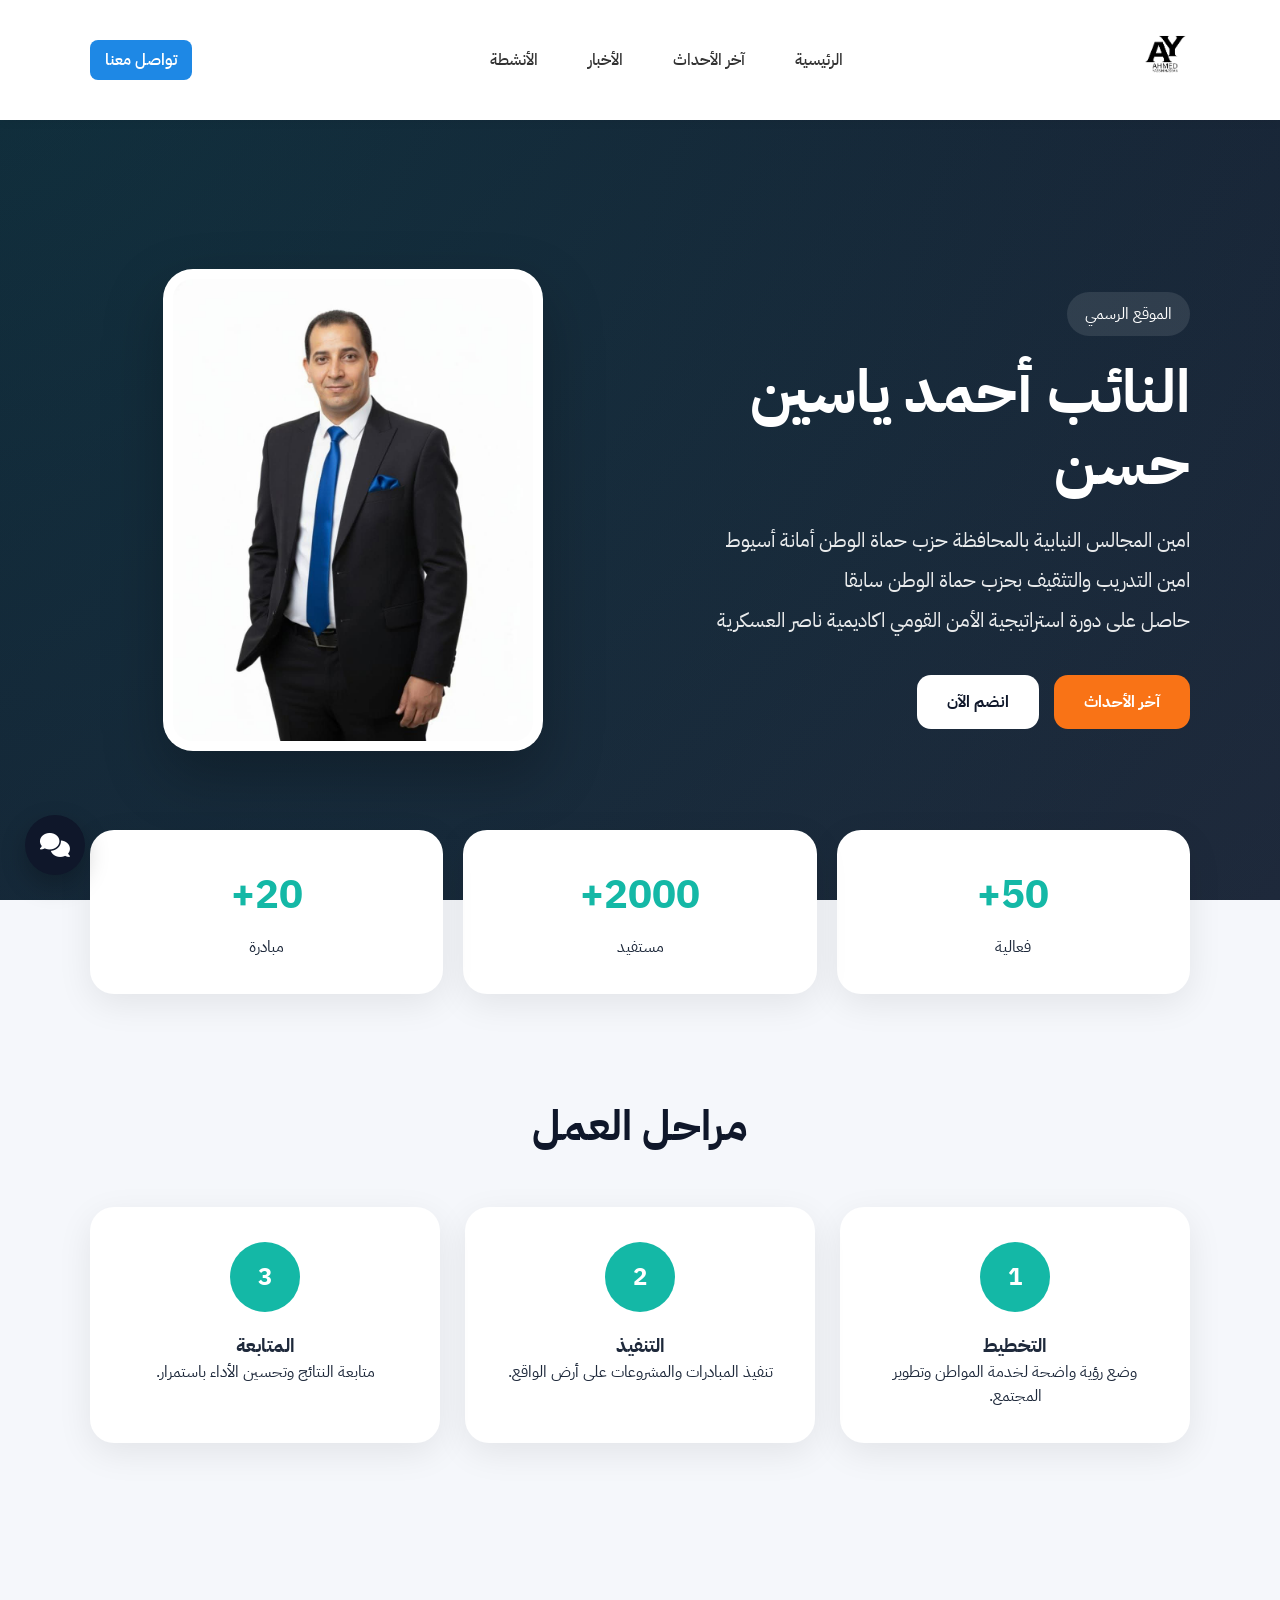
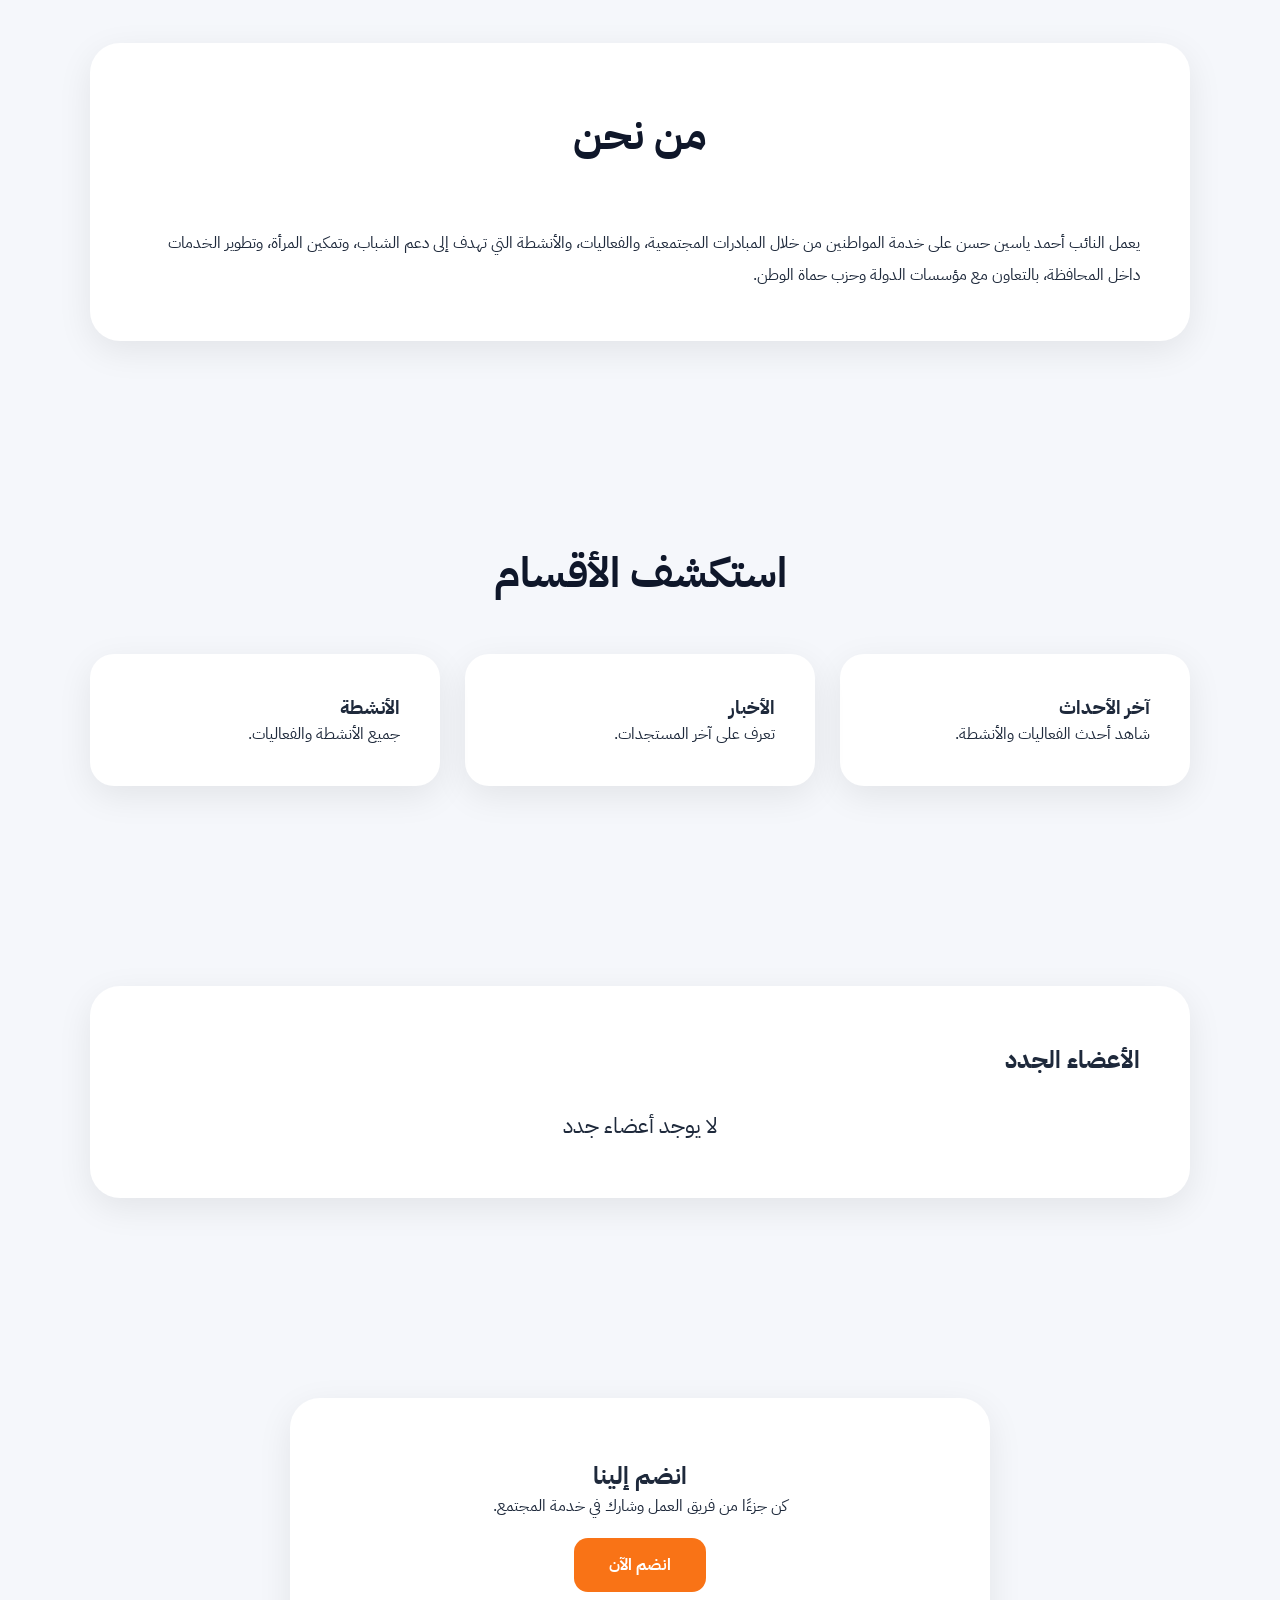
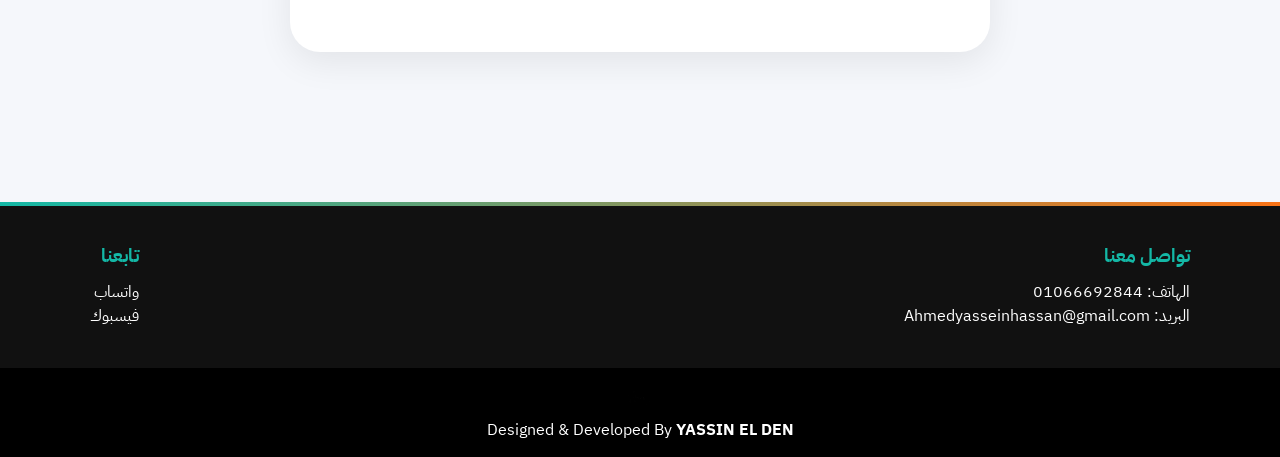
<file: index.html>
<!DOCTYPE html><html lang="ar" dir="rtl"><head>
    <meta charset="UTF-8">
    <meta name="viewport" content="width=device-width, initial-scale=1.0">
    <title>الموقع الرسمي للنائب أحمد ياسين حسن</title>
    
    <link href="https://fonts.googleapis.com/css2?family=IBM+Plex+Sans+Arabic:wght@300;400;500;600;700&display=swap" rel="stylesheet">

    <link rel="stylesheet"
href="https://cdnjs.cloudflare.com/ajax/libs/font-awesome/6.5.1/css/all.min.css">

<link rel="stylesheet" href="style2.css">



</head><body>
  
  <div class="loader">
    <div class="loader-circle"></div>
</div>
  
<header class="header">

    <div class="container header-content">

        <a href="#hero" class="logo-link">
            <img src="logo.png" alt="الشعار" class="logo">
        </a>

        <nav id="main-nav">

            <a href="#hero">الرئيسية</a>

            <a href="#sections">آخر الأحداث</a>

            <a href="#sections">الأخبار</a>

            <a href="#sections">الأنشطة</a>

        </nav>

        <a href="#footer" class="contact-btn">
            تواصل معنا
        </a>

        <div class="mobile-menu-icon" onclick="toggleMenu()">
            ☰
        </div>

    </div>

</header>

<!-- Hero -->
<section class="hero" id="hero">

    <div class="hero-overlay"></div>

    <div class="container hero-content">

        <div class="hero-text">

            <span class="hero-tag">
                الموقع الرسمي
            </span>

            <h1>
                النائب أحمد ياسين حسن
            </h1>

            <p class="hero-sub">

                امين المجالس النيابية بالمحافظة حزب حماة الوطن أمانة أسيوط

                <br>

                امين التدريب والتثقيف بحزب حماة الوطن سابقا

                <br>

                حاصل على دورة استراتيجية الأمن القومي اكاديمية ناصر العسكرية

            </p>

            <div class="hero-buttons">

                <a href="#sections" class="hero-btn primary-btn">
                    آخر الأحداث
                </a>

                <a href="join.html" class="hero-btn secondary-btn">
                    انضم الآن
                </a>

            </div>

        </div>

        <div class="hero-image-wrapper">

            <img src="person.jpeg"
                 alt="النائب أحمد ياسين حسن"
                 class="hero-img">

        </div>

    </div>

</section>

<!-- Stats -->
<section class="stats">

    <div class="container stats-grid">

        <div class="stat-box">

            <h3>50+</h3>

            <p>فعالية</p>

        </div>

        <div class="stat-box">

            <h3>2000+</h3>

            <p>مستفيد</p>

        </div>

        <div class="stat-box">

            <h3>20+</h3>

            <p>مبادرة</p>

        </div>

    </div>

</section>

<!-- Steps -->
<section class="steps">

    <div class="container">

        <h2>مراحل العمل</h2>

        <div class="steps-grid">

            <div class="step-box">

                <div class="step-icon">1</div>

                <h3>التخطيط</h3>

                <p>
                    وضع رؤية واضحة لخدمة المواطن وتطوير المجتمع.
                </p>

            </div>

            <div class="step-box">

                <div class="step-icon">2</div>

                <h3>التنفيذ</h3>

                <p>
                    تنفيذ المبادرات والمشروعات على أرض الواقع.
                </p>

            </div>

            <div class="step-box">

                <div class="step-icon">3</div>

                <h3>المتابعة</h3>

                <p>
                    متابعة النتائج وتحسين الأداء باستمرار.
                </p>

            </div>

        </div>

    </div>

</section>

<!-- About -->
<section class="about">

    <div class="container about-box">

        <h2>من نحن</h2>

        <p>

            يعمل النائب أحمد ياسين حسن على خدمة المواطنين من خلال المبادرات المجتمعية،
            والفعاليات، والأنشطة التي تهدف إلى دعم الشباب، وتمكين المرأة،
            وتطوير الخدمات داخل المحافظة، بالتعاون مع مؤسسات الدولة
            وحزب حماة الوطن.

        </p>

    </div>

</section>

<!-- Sections -->
<section class="sections-nav" id="sections">

    <div class="container">

        <h2 class="section-title">
            استكشف الأقسام
        </h2>

        <div class="nav-grid">

            <a href="events.html" class="nav-box">

                <h3>آخر الأحداث</h3>

                <p>
                    شاهد أحدث الفعاليات والأنشطة.
                </p>

            </a>

            <a href="news.html" class="nav-box">

                <h3>الأخبار</h3>

                <p>
                    تعرف على آخر المستجدات.
                </p>

            </a>

            <a href="activities.html" class="nav-box">

                <h3>الأنشطة</h3>

                <p>
                    جميع الأنشطة والفعاليات.
                </p>

            </a>

        </div>

    </div>

</section>

<!-- Members -->
<section class="members">

    <div class="container about-box">

        <h2>الأعضاء الجدد</h2>

        <p class="members-text">
            لا يوجد أعضاء جدد
        </p>

    </div>

</section>

<!-- Join -->
<section class="join-us">

    <div class="join-box">

        <h2>
            انضم إلينا
        </h2>

        <p>
            كن جزءًا من فريق العمل وشارك في خدمة المجتمع.
        </p>

        <a href="join.html" class="join-btn">

            انضم الآن

        </a>

    </div>

</section>

<!-- Footer -->
<footer class="footer">

<div class="container footer-content">
    
<div class="footer-col">

    <h3>تواصل معنا</h3>

    <p>
        الهاتف:
        <a href="tel:01066692844">
            01066692844
        </a>
    </p>

    <p>
        البريد:
        <a href="mailto:Ahmedyasseinhassan@gmail.com">
            Ahmedyasseinhassan@gmail.com
        </a>
    </p>

</div>

<div class="footer-col">

    <h3>تابعنا</h3>

    <p>
        <a href="https://wa.me/201066692844" target="_blank">
            واتساب
        </a>
    </p>

    <p>
        <a href="https://www.facebook.com/ahmedyassein010" target="_blank">
            فيسبوك
        </a>
    </p>

</div>

</footer>

<!-- Credit -->
<div class="credit-bar">

    <img src="yassinlogo1.png"
         class="credit-logo">

    <p>
        Designed & Developed By
        <strong>
            YASSIN EL DEN
        </strong>
    </p>

</div>

</div>

<script>

    function toggleMenu() {

        document
        .querySelector("nav")
        .classList
        .toggle("show");

    }

</script>










<button id="topBtn">↑</button>

<script>

/* Loading */


document.addEventListener("DOMContentLoaded", () => {

setTimeout(() => {

document.querySelector(".loader").style.display = "none";

}, 1000);

});


/* Mobile Menu */

function toggleMenu(){

document
.querySelector("nav")
.classList
.toggle("show");

}

/* Scroll Animation */

const observer=
new IntersectionObserver(entries=>{

entries.forEach(entry=>{

if(entry.isIntersecting){

entry.target.classList.add("show");

}

});

});

document
.querySelectorAll(
".step-box,.stat-box,.about-box,.nav-box,.join-box"
)
.forEach(el=>{

el.classList.add("hidden");

observer.observe(el);

});

/* Back To Top */

const topBtn=
document.getElementById("topBtn");

window.addEventListener("scroll",()=>{

if(window.scrollY>300){

topBtn.style.display="block";

}else{

topBtn.style.display="none";

}

});

topBtn.onclick=()=>{

window.scrollTo({

top:0,
behavior:"smooth"

});

};

/* Counter */

const counters=
document.querySelectorAll(".stat-box h3");

counters.forEach(counter=>{

const target=
parseInt(
counter.innerText
.replace("+","")
);

let count=0;

const update=()=>{

const increment=
target/80;

if(count<target){

count+=increment;

counter.innerText=
Math.ceil(count)+"+";

requestAnimationFrame(update);

}else{

counter.innerText=
target+"+";

}

};

update();

});

</script>

<div class="fab-container">

    <a href="tel:01066692844" class="fab-item call">
        <i class="fas fa-phone-alt"></i>
    </a>

    <a href="https://www.facebook.com/ahmedyassein010"
       class="fab-item facebook"
       target="_blank">
       <i class="fab fa-facebook-f"></i>
    </a>

    <a href="https://wa.me/201066692844"
       class="fab-item whatsapp"
       target="_blank">
       <i class="fab fa-whatsapp"></i>
    </a>

    <div class="fab-main" onclick="toggleFab()">
        <i class="fas fa-comments"></i>
    </div>

</div>

    <script>
function toggleFab(){
  document.querySelector('.fab-container')
    .classList
    .toggle('active');
}
</script>

</body></html>
</file>
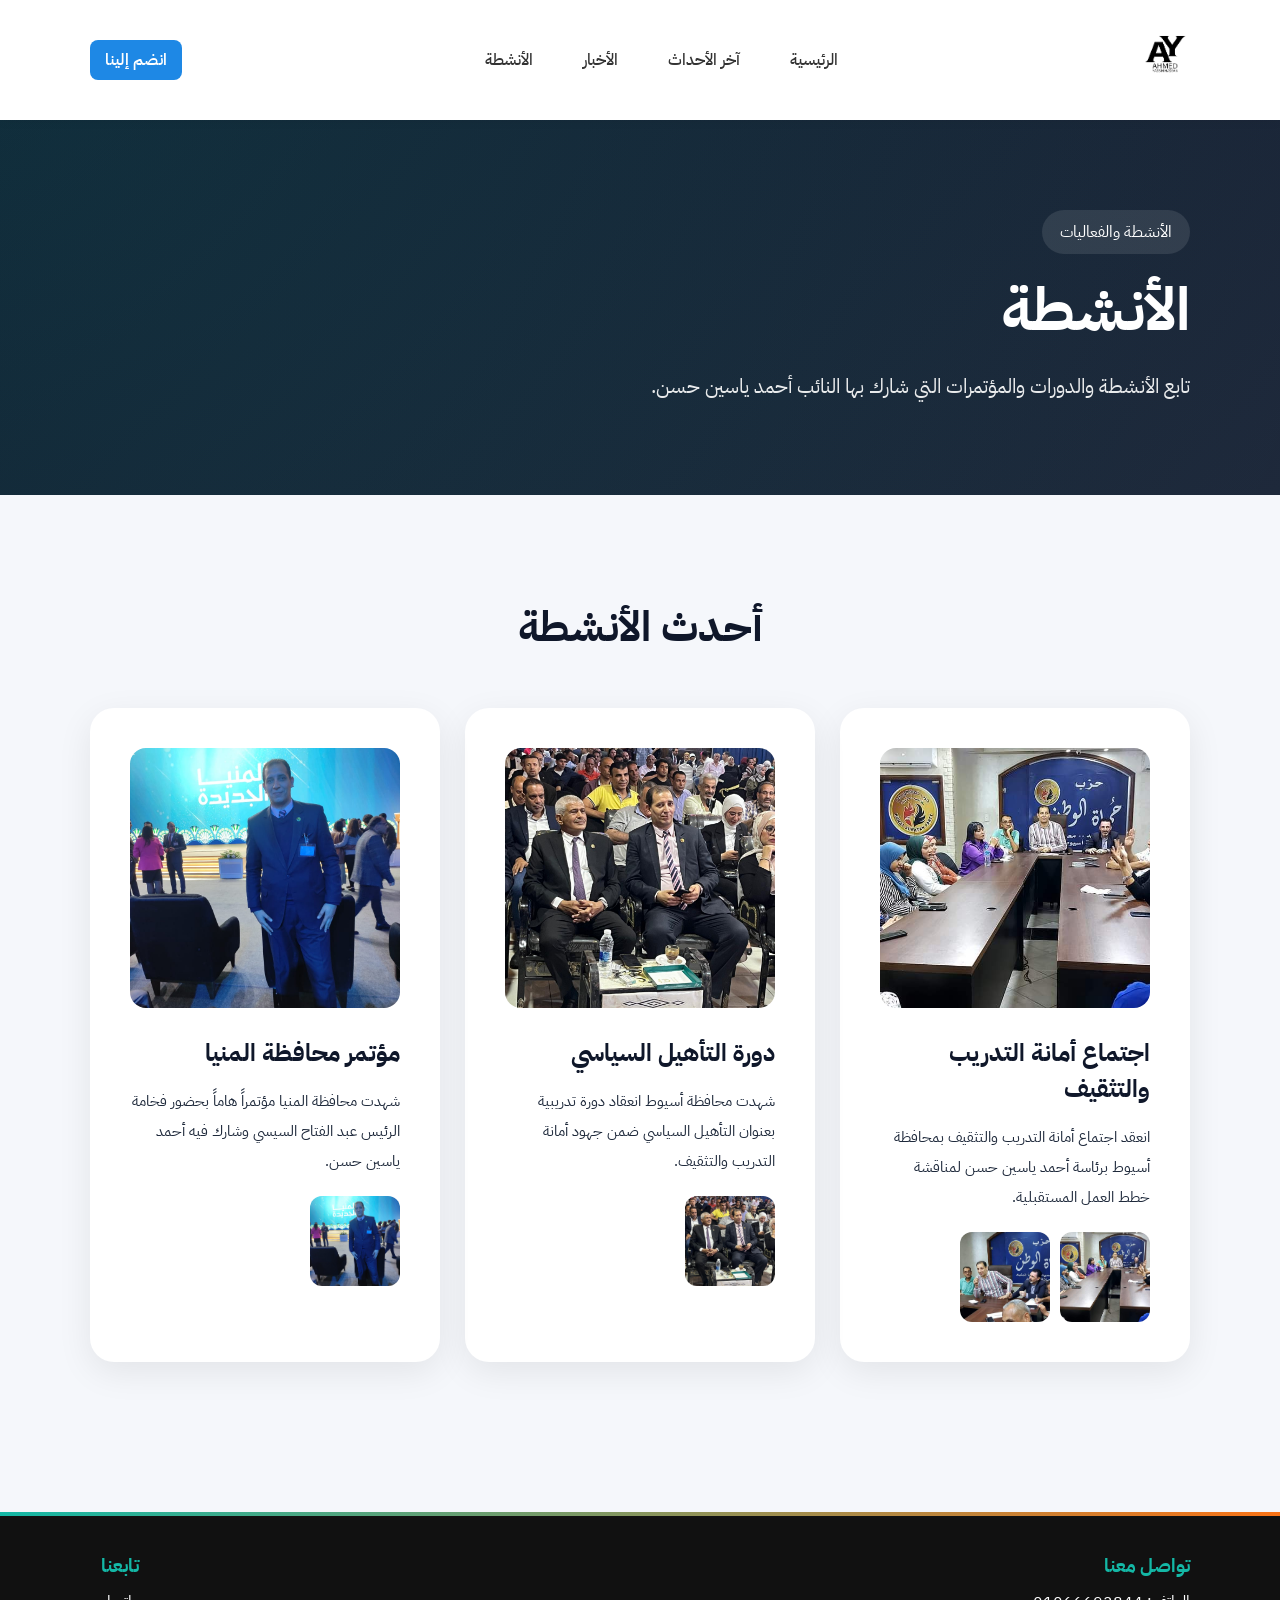
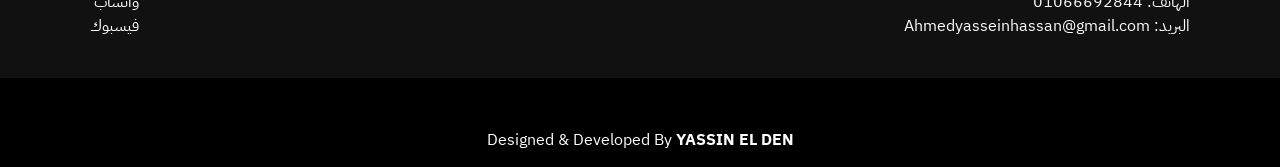
<file: activities.html>
<!DOCTYPE html>
<html lang="ar" dir="rtl">

<head>

<meta charset="UTF-8">
<meta name="viewport" content="width=device-width, initial-scale=1.0">

<title>الأنشطة | النائب أحمد ياسين حسن</title>

<link href="https://fonts.googleapis.com/css2?family=IBM+Plex+Sans+Arabic:wght@300;400;500;600;700&display=swap" rel="stylesheet">

<link rel="stylesheet" href="style2.css">

</head>

<body>

<header class="header">

<div class="container header-content">

<a href="index.html">
<img src="logo.png" class="logo">
</a>

<nav>

<a href="index.html">الرئيسية</a>
<a href="events.html">آخر الأحداث</a>
<a href="news.html">الأخبار</a>
<a href="activities.html">الأنشطة</a>

</nav>

<a href="join.html" class="contact-btn">
انضم إلينا
</a>

<div class="mobile-menu-icon" onclick="toggleMenu()">
☰
</div>

</div>

</header>

<section class="hero small-hero">

<div class="hero-overlay"></div>

<div class="container hero-content">

<div class="hero-text">

<span class="hero-tag">
الأنشطة والفعاليات
</span>

<h1>الأنشطة</h1>

<p class="hero-sub">
تابع الأنشطة والدورات والمؤتمرات التي شارك بها النائب أحمد ياسين حسن.
</p>

</div>

</div>

</section>

<section class="steps">

<div class="container">

<h2>أحدث الأنشطة</h2>

<div class="nav-grid">

<div class="nav-box event-card">

<img src="event1aa.jpeg" class="event-img">

<h3>
اجتماع أمانة التدريب والتثقيف
</h3>

<p>
انعقد اجتماع أمانة التدريب والتثقيف بمحافظة أسيوط برئاسة أحمد ياسين حسن لمناقشة خطط العمل المستقبلية.
</p>

<div class="gallery">

<img src="event1aa.jpeg" onclick="openImage(this.src)">
<img src="event1ba.jpeg" onclick="openImage(this.src)">

</div>

</div>

<div class="nav-box event-card">

<img src="event2aa.jpeg" class="event-img">

<h3>
دورة التأهيل السياسي
</h3>

<p>
شهدت محافظة أسيوط انعقاد دورة تدريبية بعنوان التأهيل السياسي ضمن جهود أمانة التدريب والتثقيف.
</p>

<div class="gallery">

<img src="event2aa.jpeg" onclick="openImage(this.src)">

</div>

</div>

<div class="nav-box event-card">

<img src="event3aa.jpeg" class="event-img">

<h3>
مؤتمر محافظة المنيا
</h3>

<p>
شهدت محافظة المنيا مؤتمراً هاماً بحضور فخامة الرئيس عبد الفتاح السيسي وشارك فيه أحمد ياسين حسن.
</p>

<div class="gallery">

<img src="event3aa.jpeg" onclick="openImage(this.src)">

</div>

</div>

</div>

</div>

</section>

<div id="lightbox" class="lightbox">

<span class="close-lightbox" onclick="closeImage()">
×
</span>

<img id="lightbox-img">

</div>

<!-- Footer -->
<footer class="footer">

<div class="container footer-content">
    
<div class="footer-col">

    <h3>تواصل معنا</h3>

    <p>
        الهاتف:
        <a href="tel:01066692844">
            01066692844
        </a>
    </p>

    <p>
        البريد:
        <a href="mailto:Ahmedyasseinhassan@gmail.com">
            Ahmedyasseinhassan@gmail.com
        </a>
    </p>

</div>

<div class="footer-col">

    <h3>تابعنا</h3>

    <p>
        <a href="https://wa.me/201066692844" target="_blank">
            واتساب
        </a>
    </p>

    <p>
        <a href="https://www.facebook.com/ahmedyassein010" target="_blank">
            فيسبوك
        </a>
    </p>

</div>

</footer>

<div class="credit-bar">

<img src="yassinlogo1.png" class="credit-logo">

<p>
Designed & Developed By
<strong>YASSIN EL DEN</strong>
</p>

</div>

<button id="topBtn">↑</button>

<script>

function toggleMenu(){
document.querySelector("nav").classList.toggle("show");
}

function openImage(src){
document.getElementById("lightbox").style.display="flex";
document.getElementById("lightbox-img").src=src;
}

function closeImage(){
document.getElementById("lightbox").style.display="none";
}

</script>

</body>
</html>
</file>
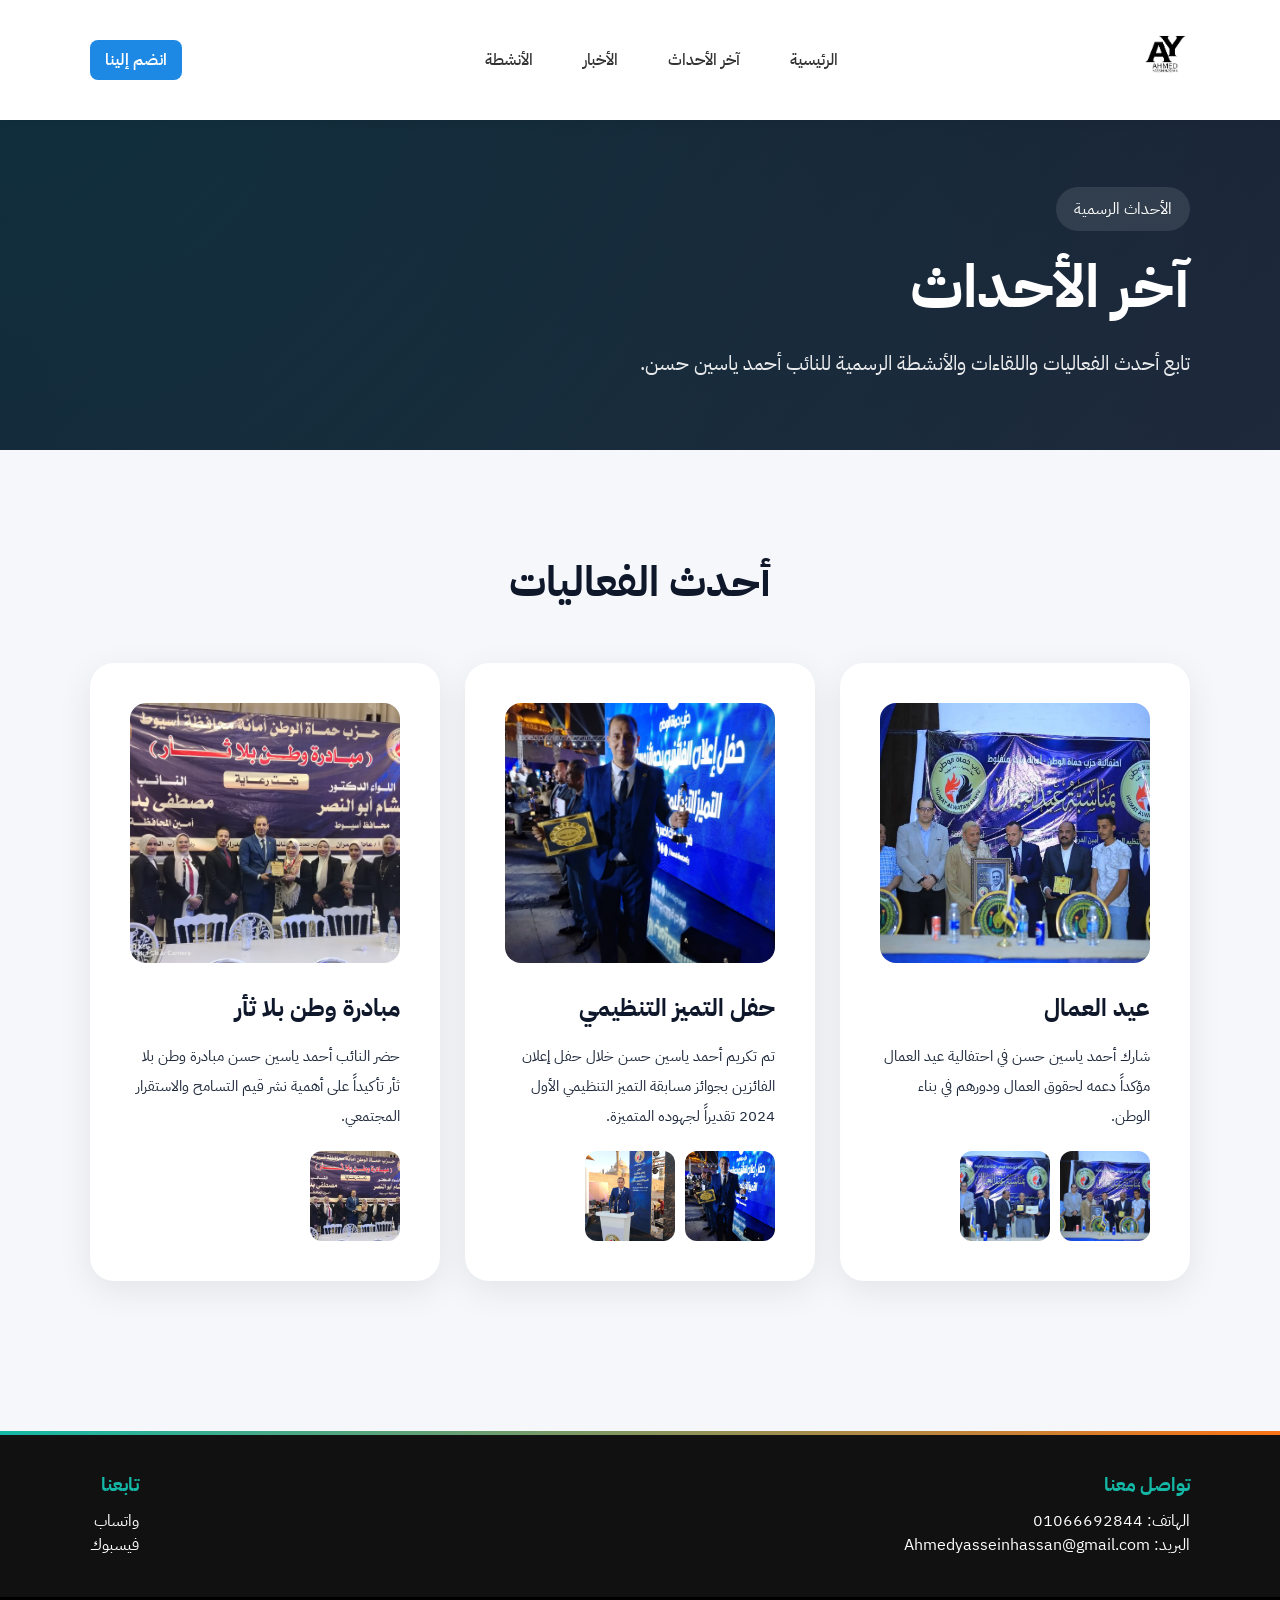
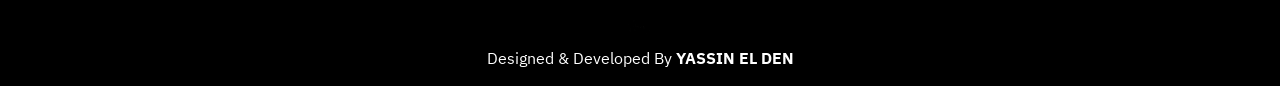
<file: events.html>
<!DOCTYPE html>
<html lang="ar" dir="rtl">

<head>
<meta charset="UTF-8">
<meta name="viewport" content="width=device-width, initial-scale=1.0">

<title>آخر الأحداث | النائب أحمد ياسين حسن</title>

<link href="https://fonts.googleapis.com/css2?family=IBM+Plex+Sans+Arabic:wght@300;400;500;600;700&display=swap" rel="stylesheet">

<link rel="stylesheet" href="style2.css">

</head>

<body>

<!-- Header -->

<header class="header">

<div class="container header-content">

<a href="index.html">
<img src="logo.png" class="logo" alt="Logo">
</a>

<nav>

<a href="index.html">الرئيسية</a>
<a href="events.html">آخر الأحداث</a>
<a href="news.html">الأخبار</a>
<a href="activities.html">الأنشطة</a>

</nav>

<a href="join.html" class="contact-btn">
انضم إلينا
</a>

<div class="mobile-menu-icon" onclick="toggleMenu()">
☰
</div>

</div>

</header>

<!-- Hero -->

<section class="hero" style="min-height:50vh;">

<div class="hero-overlay"></div>

<div class="container hero-content">

<div class="hero-text">

<span class="hero-tag">
الأحداث الرسمية
</span>

<h1>
آخر الأحداث
</h1>

<p class="hero-sub">
تابع أحدث الفعاليات واللقاءات والأنشطة الرسمية للنائب أحمد ياسين حسن.
</p>

</div>

</div>

</section>

<!-- Events -->

<section class="steps">

<div class="container">

<h2>أحدث الفعاليات</h2>

<div class="nav-grid">

<!-- Event 1 -->

<div class="nav-box event-card">

<img src="event1a.jpeg" class="event-img">

<h3>
عيد العمال
</h3>

<p>

شارك أحمد ياسين حسن في احتفالية عيد العمال مؤكداً دعمه لحقوق العمال ودورهم في بناء الوطن.

</p>

<div class="gallery">

<img src="event1a.jpeg" onclick="openImage(this.src)">
<img src="event1b.jpeg" onclick="openImage(this.src)">

</div>

</div>

<!-- Event 2 -->

<div class="nav-box event-card">

<img src="event2a.jpeg" class="event-img">

<h3>
حفل التميز التنظيمي
</h3>

<p>

تم تكريم أحمد ياسين حسن خلال حفل إعلان الفائزين بجوائز مسابقة التميز التنظيمي الأول 2024 تقديراً لجهوده المتميزة.

</p>

<div class="gallery">

<img src="event2a.jpeg" onclick="openImage(this.src)">
<img src="event2b.jpeg" onclick="openImage(this.src)">

</div>

</div>

<!-- Event 3 -->

<div class="nav-box event-card">

<img src="event3a.jpeg" class="event-img">

<h3>
مبادرة وطن بلا ثأر
</h3>

<p>

حضر النائب أحمد ياسين حسن مبادرة وطن بلا ثأر تأكيداً على أهمية نشر قيم التسامح والاستقرار المجتمعي.

</p>

<div class="gallery">

<img src="event3a.jpeg" onclick="openImage(this.src)">

</div>

</div>

</div>

</div>

</section>

<!-- Lightbox -->

<div id="lightbox" class="lightbox">

<span class="close-lightbox" onclick="closeImage()">
×
</span>

<img id="lightbox-img">

</div>

<!-- Footer -->

<!-- Footer -->
<footer class="footer">

<div class="container footer-content">
    
<div class="footer-col">

    <h3>تواصل معنا</h3>

    <p>
        الهاتف:
        <a href="tel:01066692844">
            01066692844
        </a>
    </p>

    <p>
        البريد:
        <a href="mailto:Ahmedyasseinhassan@gmail.com">
            Ahmedyasseinhassan@gmail.com
        </a>
    </p>

</div>

<div class="footer-col">

    <h3>تابعنا</h3>

    <p>
        <a href="https://wa.me/201066692844" target="_blank">
            واتساب
        </a>
    </p>

    <p>
        <a href="https://www.facebook.com/ahmedyassein010" target="_blank">
            فيسبوك
        </a>
    </p>

</div>

</footer>

<div class="credit-bar">

<img src="yassinlogo1.png" class="credit-logo">

<p>

Designed & Developed By

<strong>
YASSIN EL DEN
</strong>

</p>

</div>

<!-- Back To Top -->

<button id="topBtn">↑</button>

<script>

function toggleMenu(){

document
.querySelector("nav")
.classList
.toggle("show");

}

function openImage(src){

document
.getElementById("lightbox")
.style.display="flex";

document
.getElementById("lightbox-img")
.src=src;

}

function closeImage(){

document
.getElementById("lightbox")
.style.display="none";

}

const topBtn=
document.getElementById("topBtn");

window.addEventListener("scroll",()=>{

if(window.scrollY>300){

topBtn.style.display="block";

}else{

topBtn.style.display="none";

}

});

topBtn.onclick=()=>{

window.scrollTo({

top:0,
behavior:"smooth"

});

};

</script>

</body>
</html>
</file>
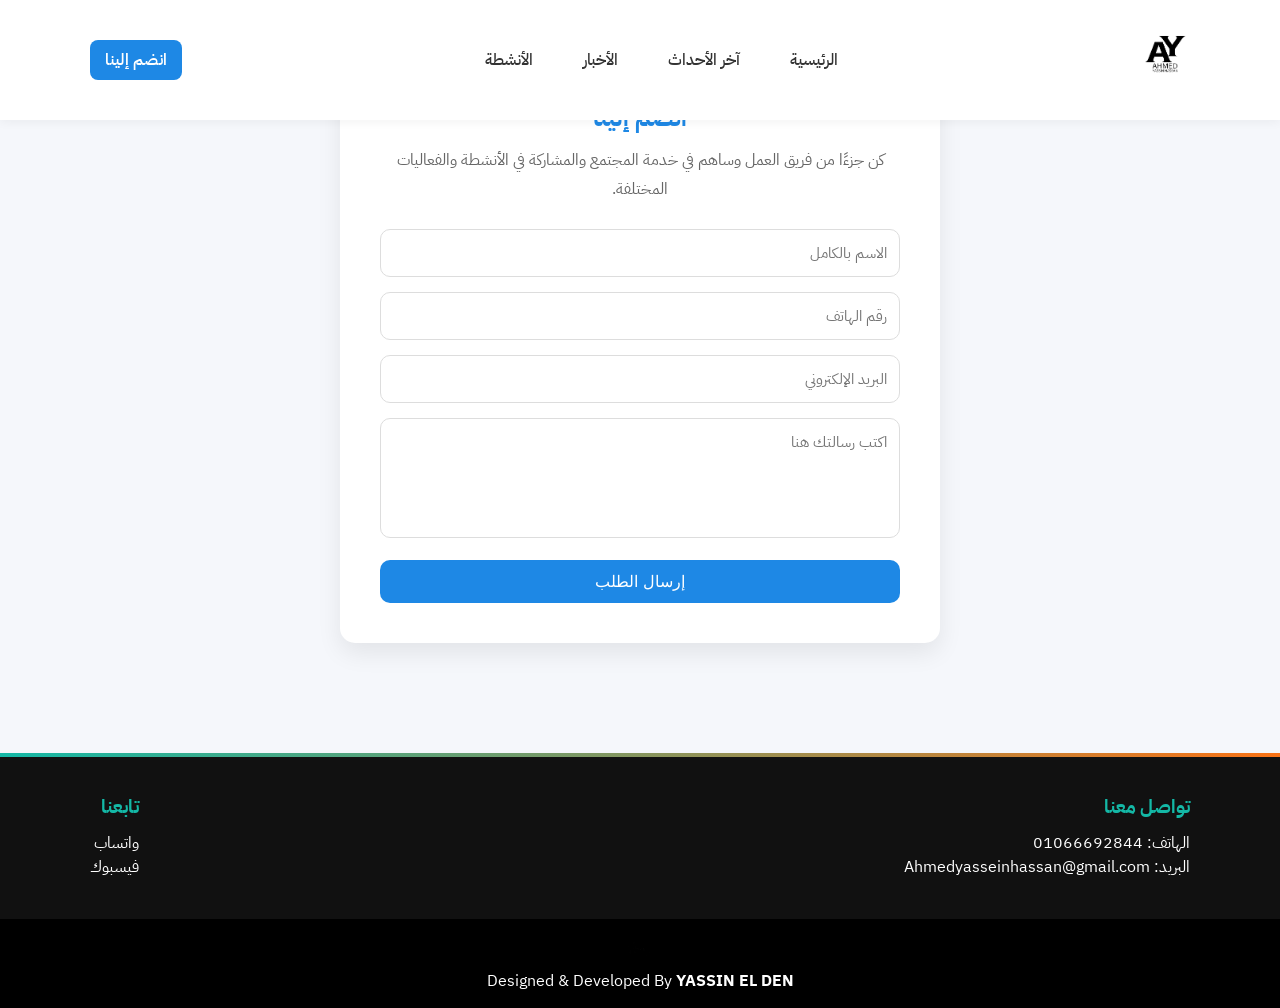
<file: join.html>
<!DOCTYPE html>
<html lang="ar" dir="rtl">

<head>

<meta charset="UTF-8">
<meta name="viewport" content="width=device-width, initial-scale=1.0">

<title>انضم إلينا | النائب أحمد ياسين حسن</title>

<link href="https://fonts.googleapis.com/css2?family=IBM+Plex+Sans+Arabic:wght@300;400;500;600;700&display=swap" rel="stylesheet">

<link rel="stylesheet" href="style2.css">

</head>

<body>

<header class="header">

<div class="container header-content">

<a href="index.html">
<img src="logo.png" class="logo">
</a>

<nav>

<a href="index.html">الرئيسية</a>
<a href="events.html">آخر الأحداث</a>
<a href="news.html">الأخبار</a>
<a href="activities.html">الأنشطة</a>

</nav>

<a href="join.html" class="contact-btn">
انضم إلينا
</a>

<div class="mobile-menu-icon" onclick="toggleMenu()">
☰
</div>

</div>

</header>

<section class="join-page">

<div class="container">

<div class="join-form-box">

<h1>
انضم إلينا
</h1>

<p>
كن جزءًا من فريق العمل وساهم في خدمة المجتمع والمشاركة في الأنشطة والفعاليات المختلفة.
</p>

<form action="https://formsubmit.co/c66798615b6d58c0c4d3fce4cb7af206" method="POST">

<div class="form-group">
<input type="text" name="name" placeholder="الاسم بالكامل" required>
</div>

<div class="form-group">
<input type="text" name="phone" placeholder="رقم الهاتف" required>
</div>

<div class="form-group">
<input type="email" name="email" placeholder="البريد الإلكتروني" required>
</div>

<div class="form-group">
<textarea name="message" placeholder="اكتب رسالتك هنا" required></textarea>
</div>

<button type="submit" class="submit-btn">
إرسال الطلب
</button>

</form>

</div>

</div>

</section>

<footer class="footer">

<div class="container footer-content">
    
<div class="footer-col">

    <h3>تواصل معنا</h3>

    <p>
        الهاتف:
        <a href="tel:01066692844">
            01066692844
        </a>
    </p>

    <p>
        البريد:
        <a href="mailto:Ahmedyasseinhassan@gmail.com">
            Ahmedyasseinhassan@gmail.com
        </a>
    </p>

</div>

<div class="footer-col">

    <h3>تابعنا</h3>

    <p>
        <a href="https://wa.me/201066692844" target="_blank">
            واتساب
        </a>
    </p>

    <p>
        <a href="https://www.facebook.com/ahmedyassein010" target="_blank">
            فيسبوك
        </a>
    </p>

</div>

</div>

</footer>

<div class="credit-bar">

<img src="yassinlogo1.png" class="credit-logo">

<p>
Designed & Developed By
<strong>
YASSIN EL DEN
</strong>
</p>

</div>

<script>

function toggleMenu(){

document
.querySelector("nav")
.classList
.toggle("show");

}

</script>

</body>
</html>
</file>
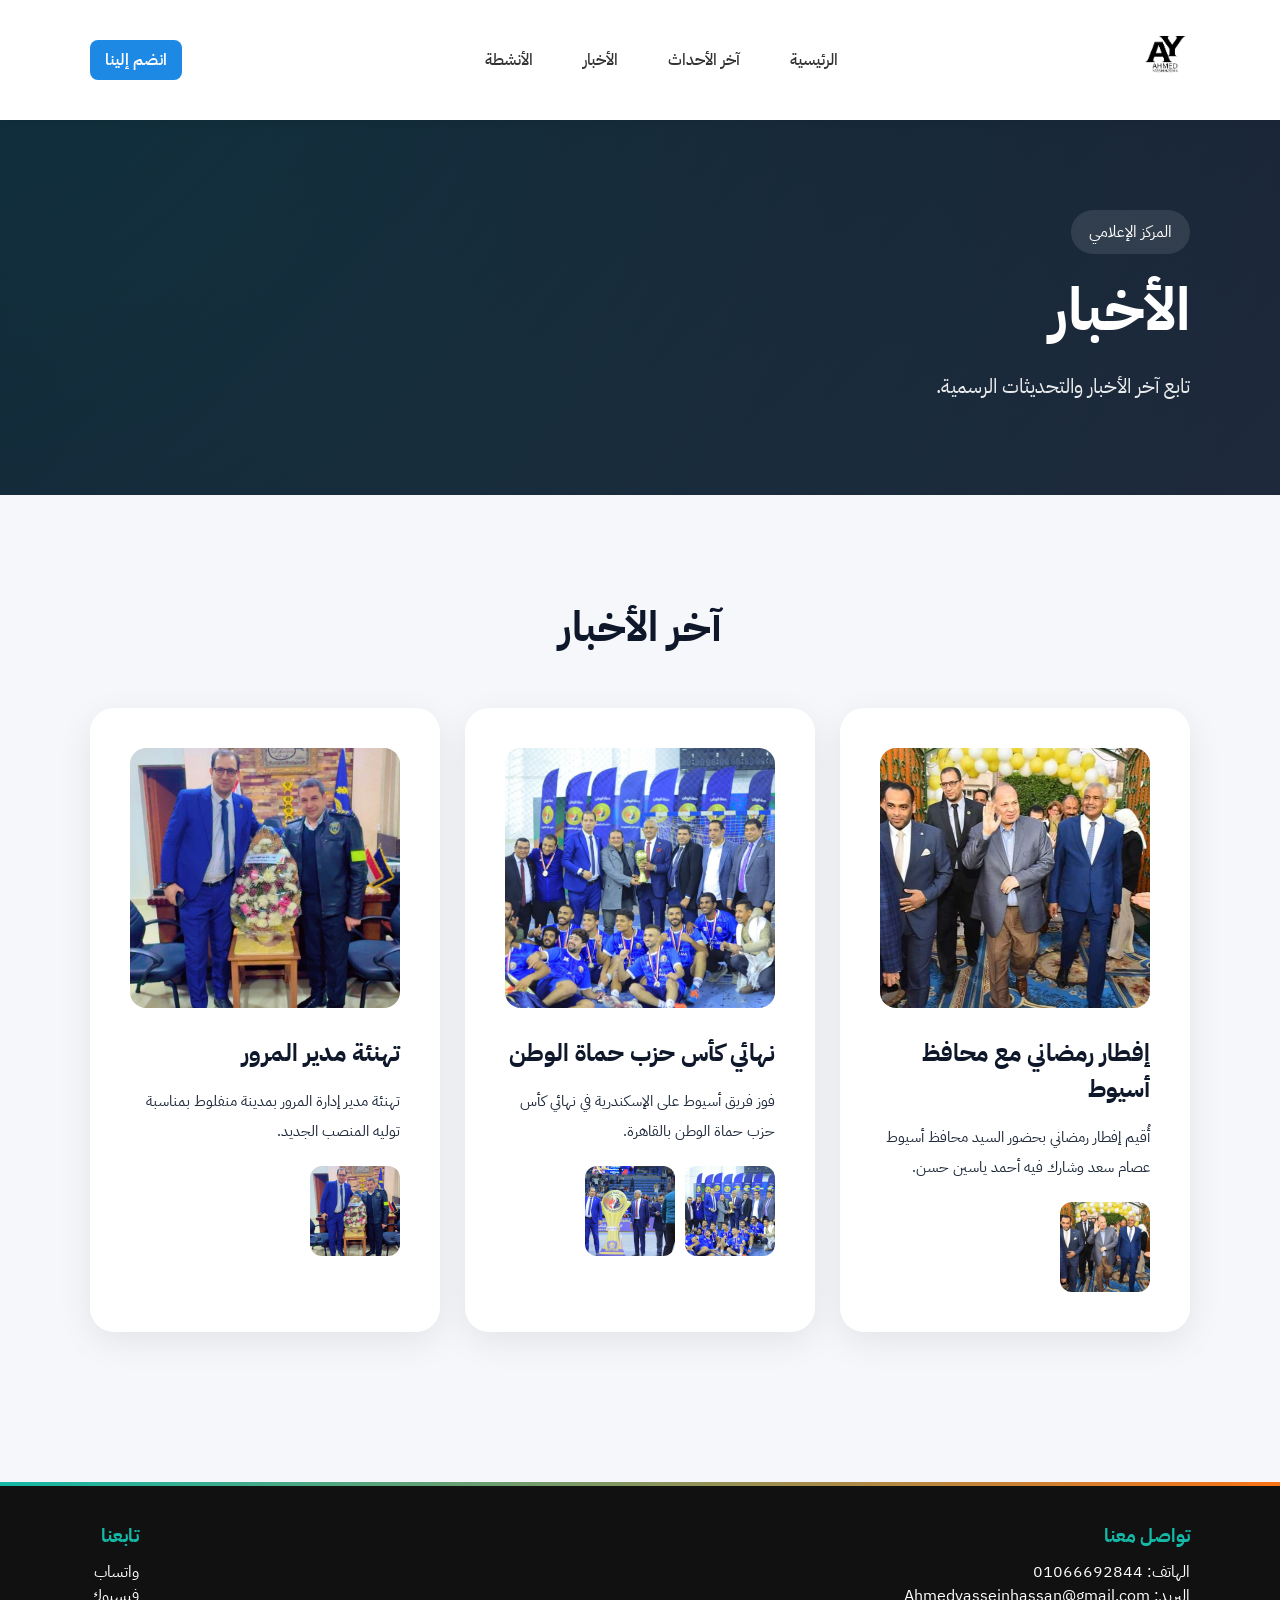
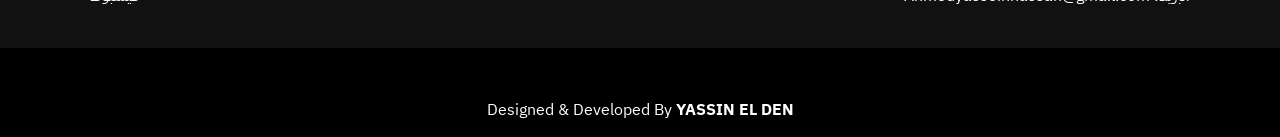
<file: news.html>
<!DOCTYPE html>
<html lang="ar" dir="rtl">

<head>

<meta charset="UTF-8">
<meta name="viewport" content="width=device-width, initial-scale=1.0">

<title>الأخبار | النائب أحمد ياسين حسن</title>

<link href="https://fonts.googleapis.com/css2?family=IBM+Plex+Sans+Arabic:wght@300;400;500;600;700&display=swap" rel="stylesheet">

<link rel="stylesheet" href="style2.css">

</head>

<body>

<header class="header">

<div class="container header-content">

<a href="index.html">
<img src="logo.png" class="logo">
</a>

<nav>

<a href="index.html">الرئيسية</a>
<a href="events.html">آخر الأحداث</a>
<a href="news.html">الأخبار</a>
<a href="activities.html">الأنشطة</a>

</nav>

<a href="join.html" class="contact-btn">
انضم إلينا
</a>

<div class="mobile-menu-icon" onclick="toggleMenu()">
☰
</div>

</div>

</header>

<section class="hero small-hero">

<div class="hero-overlay"></div>

<div class="container hero-content">

<div class="hero-text">

<span class="hero-tag">
المركز الإعلامي
</span>

<h1>الأخبار</h1>

<p class="hero-sub">
تابع آخر الأخبار والتحديثات الرسمية.
</p>

</div>

</div>

</section>

<section class="steps">

<div class="container">

<h2>آخر الأخبار</h2>

<div class="nav-grid">

<div class="nav-box event-card">

<img src="event1an.jpeg" class="event-img">

<h3>
إفطار رمضاني مع محافظ أسيوط
</h3>

<p>
أُقيم إفطار رمضاني بحضور السيد محافظ أسيوط عصام سعد وشارك فيه أحمد ياسين حسن.
</p>

<div class="gallery">

<img src="event1an.jpeg" onclick="openImage(this.src)">

</div>

</div>

<div class="nav-box event-card">

<img src="event2an.jpeg" class="event-img">

<h3>
نهائي كأس حزب حماة الوطن
</h3>

<p>
فوز فريق أسيوط على الإسكندرية في نهائي كأس حزب حماة الوطن بالقاهرة.
</p>

<div class="gallery">

<img src="event2an.jpeg" onclick="openImage(this.src)">
<img src="event2bn.jpeg" onclick="openImage(this.src)">

</div>

</div>

<div class="nav-box event-card">

<img src="event3an.jpeg" class="event-img">

<h3>
تهنئة مدير المرور
</h3>

<p>
تهنئة مدير إدارة المرور بمدينة منفلوط بمناسبة توليه المنصب الجديد.
</p>

<div class="gallery">

<img src="event3an.jpeg" onclick="openImage(this.src)">

</div>

</div>

</div>

</div>

</section>

<div id="lightbox" class="lightbox">

<span class="close-lightbox" onclick="closeImage()">
×
</span>

<img id="lightbox-img">

</div>
    

<footer class="footer">

<div class="container footer-content">
    
<div class="footer-col">

    <h3>تواصل معنا</h3>

    <p>
        الهاتف:
        <a href="tel:01066692844">
            01066692844
        </a>
    </p>

    <p>
        البريد:
        <a href="mailto:Ahmedyasseinhassan@gmail.com">
            Ahmedyasseinhassan@gmail.com
        </a>
    </p>

</div>

<div class="footer-col">

    <h3>تابعنا</h3>

    <p>
        <a href="https://wa.me/201066692844" target="_blank">
            واتساب
        </a>
    </p>

    <p>
        <a href="https://www.facebook.com/ahmedyassein010" target="_blank">
            فيسبوك
        </a>
    </p>

</div>

</footer>

<div class="credit-bar">

<img src="yassinlogo1.png" class="credit-logo">

<p>
Designed & Developed By
<strong>YASSIN EL DEN</strong>
</p>

</div>

<button id="topBtn">↑</button>

<script>

function toggleMenu(){
document.querySelector("nav").classList.toggle("show");
}

function openImage(src){
document.getElementById("lightbox").style.display="flex";
document.getElementById("lightbox-img").src=src;
}

function closeImage(){
document.getElementById("lightbox").style.display="none";
}

</script>

</body>
</html>
</file>
<file: style2.css>
/* =========================
   GLOBAL
========================= */

*{
margin:0;
padding:0;
box-sizing:border-box;
scroll-behavior:smooth;
}

:root{

--primary:#0F172A;
--secondary:#14B8A6;
--accent:#F97316;

--light:#F8FAFC;
--white:#FFFFFF;

--text:#1E293B;

--shadow:
0 10px 35px rgba(0,0,0,.08);

}

body{

font-family:'IBM Plex Sans Arabic',sans-serif;

background:var(--light);

color:var(--text);

overflow-x:hidden;

}

.container{

width:90%;

max-width:1200px;

margin:auto;

}

/* =========================
   HEADER
========================= */

.header{

position:fixed;

top:0;

right:0;

left:0;

z-index:9999;

background:rgba(255,255,255,.92);

backdrop-filter:blur(12px);

box-shadow:0 2px 20px rgba(0,0,0,.05);

}

.header-content{

display:flex;

align-items:center;

justify-content:space-between;

height:90px;

}

.logo{

height:75px;

}

nav{

display:flex;

gap:30px;

}

nav a{

text-decoration:none;

color:var(--primary);

font-weight:600;

transition:.3s;

}

nav a:hover{

color:var(--secondary);

}

.contact-btn{

background:var(--secondary);

color:white;

padding:12px 22px;

border-radius:12px;

text-decoration:none;

font-weight:600;

transition:.3s;

}

.contact-btn:hover{

transform:translateY(-2px);

}

.mobile-menu-icon{

display:none;

font-size:28px;

cursor:pointer;

}

/* =========================
   HERO
========================= */

.hero{

position:relative;

min-height:100vh;

display:flex;

align-items:center;

background:
linear-gradient(
135deg,
#0F172A,
#1E293B
);

padding-top:120px;

overflow:hidden;

}

.hero-overlay{

position:absolute;

inset:0;

background:
radial-gradient(
circle at top left,
rgba(20,184,166,.15),
transparent
);

}

.hero-content{

display:flex;

align-items:center;

justify-content:space-between;

gap:50px;

position:relative;

z-index:2;

}

.hero-text{

flex:1;

color:white;

}

.hero-tag{

display:inline-block;

background:rgba(255,255,255,.1);

padding:10px 18px;

border-radius:50px;

margin-bottom:20px;

}

.hero-text h1{

font-size:60px;

line-height:1.2;

margin-bottom:20px;

}

.hero-sub{

font-size:20px;

line-height:2;

opacity:.9;

}

.hero-buttons{

display:flex;

gap:15px;

margin-top:35px;

}

.hero-btn{

padding:15px 30px;

border-radius:14px;

text-decoration:none;

font-weight:700;

transition:.3s;

}

.primary-btn{

background:var(--accent);

color:white;

}

.secondary-btn{

background:white;

color:var(--primary);

}

.hero-btn:hover{

transform:translateY(-4px);

}

.hero-image-wrapper{

flex:1;

display:flex;

justify-content:center;

}

.hero-img{

width:380px;

max-width:100%;

border-radius:30px;

background:white;

padding:10px;

box-shadow:
0 25px 60px rgba(0,0,0,.25);

}

/* =========================
   STATS
========================= */

.stats{

margin-top:-70px;

position:relative;

z-index:5;

}

.stats-grid{

display:grid;

grid-template-columns:repeat(3,1fr);

gap:20px;

}

.stat-box{

background:white;

padding:35px;

text-align:center;

border-radius:24px;

box-shadow:var(--shadow);

}

.stat-box h3{

font-size:40px;

color:var(--secondary);

margin-bottom:10px;

}

/* =========================
   SECTIONS
========================= */

.steps,
.about,
.sections-nav,
.members,
.join-us{

padding:100px 0;

}

.steps h2,
.about h2,
.section-title{

text-align:center;

font-size:42px;

color:var(--primary);

margin-bottom:50px;

}

.steps-grid{

display:grid;

grid-template-columns:repeat(3,1fr);

gap:25px;

}

.step-box{

background:white;

padding:35px;

border-radius:24px;

box-shadow:var(--shadow);

transition:.3s;

text-align:center;

}

.step-box:hover{

transform:translateY(-10px);

}

.step-icon{

width:70px;

height:70px;

margin:auto;

margin-bottom:20px;

border-radius:50%;

display:flex;

align-items:center;

justify-content:center;

background:var(--secondary);

color:white;

font-size:24px;

font-weight:bold;

}

.about-box{

background:white;

padding:50px;

border-radius:30px;

box-shadow:var(--shadow);

line-height:2;

}

.nav-grid{

display:grid;

grid-template-columns:repeat(3,1fr);

gap:25px;

}

.nav-box{

background:white;

padding:40px;

border-radius:24px;

text-decoration:none;

color:var(--text);

box-shadow:var(--shadow);

transition:.3s;

}

.nav-box:hover{

transform:translateY(-10px);

background:var(--primary);

color:white;

}

.members-text{

text-align:center;

font-size:22px;

margin-top:20px;

}

.join-box{

background:white;

padding:60px;

border-radius:30px;

box-shadow:var(--shadow);

text-align:center;

max-width:700px;

margin:auto;

}

.join-btn{

display:inline-block;

margin-top:20px;

padding:15px 35px;

background:var(--accent);

color:white;

text-decoration:none;

border-radius:14px;

font-weight:700;

}

/* =========================
   FOOTER
========================= */

.footer{

background:var(--primary);

color:white;

padding:70px 0;

}

.footer-content{

display:flex;

justify-content:space-between;

gap:30px;

}

.footer-col h3{

margin-bottom:15px;

color:var(--secondary);

}

.credit-bar {
  background: #000;
  color: white;
  padding: 15px 0;
  display: flex;
  flex-direction: column;
  align-items: center;
  justify-content: center;
  text-align: center;
}

.credit-logo{

height:60px;

}

/* =========================
   MOBILE
========================= */

@media(max-width:768px){

.mobile-menu-icon{

display:block;

}

nav{

display:none;

position:absolute;

top:90px;

right:0;

width:100%;

background:white;

flex-direction:column;

padding:20px;

box-shadow:0 10px 25px rgba(0,0,0,.08);

}

nav.show{

display:flex;

}

.contact-btn{

display:none;

}

.hero-content{

flex-direction:column-reverse;

text-align:center;

}

.hero-text h1{

font-size:38px;

}

.hero-sub{

font-size:16px;

}

.hero-buttons{

flex-direction:column;

}

.hero-img{

width:260px;

}

.stats-grid,
.steps-grid,
.nav-grid,
.footer-content{

grid-template-columns:1fr;

display:grid;

}

.about-box,
.join-box{

padding:30px;

}

}

/* =========================
   SCROLL ANIMATIONS
========================= */

.hidden{
opacity:0;
transform:translateY(60px);
transition:all .8s ease;
}

.show{
opacity:1;
transform:translateY(0);
}

/* =========================
   HOVER PREMIUM EFFECTS
========================= */

.step-box:hover,
.nav-box:hover,
.stat-box:hover,
.vision-card:hover,
.timeline-item:hover{

transform:
translateY(-12px)
scale(1.02);

box-shadow:
0 25px 60px rgba(0,0,0,.15);

}

/* =========================
   TOP BUTTON
========================= */

#topBtn{

position:fixed;

bottom:25px;

right:25px;

width:60px;

height:60px;

border:none;

border-radius:50%;

background:var(--secondary);

color:white;

font-size:24px;

cursor:pointer;

display:none;

z-index:99999;

box-shadow:0 10px 30px rgba(0,0,0,.25);

transition:.3s;

}

#topBtn:hover{

transform:translateY(-5px);

}

/* =========================
   LOADING SCREEN
========================= */

.loader{

position:fixed;

inset:0;

background:#0F172A;

display:flex;

justify-content:center;

align-items:center;

z-index:999999;

transition:.8s;

}

.loader.hidden-loader{

opacity:0;

visibility:hidden;

}

.loader-circle{

width:80px;

height:80px;

border:6px solid rgba(255,255,255,.15);

border-top:6px solid var(--secondary);

border-radius:50%;

animation:spin 1s linear infinite;

}

@keyframes spin{

100%{
transform:rotate(360deg);
}

}

/* =========================
   GALLERY
========================= */

.gallery-grid img{

cursor:pointer;

box-shadow:0 10px 30px rgba(0,0,0,.08);

}

.gallery-grid img:hover{

transform:scale(1.05);

}

/* =========================
   BETTER HERO
========================= */

.hero-img{

animation:floatImage 4s ease-in-out infinite;

}

@keyframes floatImage{

0%,100%{

transform:translateY(0);

}

50%{

transform:translateY(-15px);

}

}

/* =========================
   FOOTER ENHANCEMENT
========================= */

.footer{

position:relative;

overflow:hidden;

}

.footer::before{

content:"";

position:absolute;

top:0;
left:0;
right:0;

height:4px;

background:
linear-gradient(
90deg,
var(--secondary),
var(--accent)
);

}

/* =========================
   SCROLL BAR
========================= */

::-webkit-scrollbar{

width:10px;

}

::-webkit-scrollbar-track{

background:#e5e7eb;

}

::-webkit-scrollbar-thumb{

background:var(--secondary);

border-radius:20px;

}


/* =========================
   EVENTS PAGE
========================= */

.event-card{
overflow:hidden;
position:relative;
}

.event-img{

width:100%;
height:260px;
object-fit:cover;
border-radius:16px;
margin-bottom:20px;
transition:.4s;

}

.event-card:hover .event-img{

transform:scale(1.05);

}

.event-card h3{

margin-bottom:15px;
font-size:24px;
color:var(--primary);

}

.event-card p{

line-height:2;
font-size:15px;

}

/* Gallery */

.gallery{

display:flex;
gap:10px;
margin-top:20px;
flex-wrap:wrap;

}

.gallery img{

width:90px;
height:90px;
object-fit:cover;
border-radius:12px;
cursor:pointer;
transition:.3s;

}

.gallery img:hover{

transform:scale(1.1);

}

/* Lightbox */

.lightbox{

display:none;
position:fixed;
top:0;
left:0;
right:0;
bottom:0;

background:rgba(0,0,0,.92);

z-index:99999;

justify-content:center;
align-items:center;

}

.lightbox img{

max-width:90%;
max-height:90vh;

border-radius:20px;

box-shadow:
0 20px 60px rgba(0,0,0,.4);

animation:zoomIn .3s ease;

}

.close-lightbox{

position:absolute;

top:30px;
right:40px;

font-size:45px;

color:white;

cursor:pointer;

}

@keyframes zoomIn{

from{

opacity:0;
transform:scale(.8);

}

to{

opacity:1;
transform:scale(1);

}

}

/* Hero Smaller */

.hero.small-hero{

min-height:55vh;

}

/* Mobile */

@media(max-width:768px){

.event-img{

height:220px;

}

.gallery{

justify-content:center;

}

.gallery img{

width:75px;
height:75px;

}

}



body {
  margin: 0;
  font-family: 'IBM Plex Sans Arabic', sans-serif;
  background: #f5f7fb;
}

/* ===== Header ===== */
.header {
  background: white;
  padding: 15px 0;
  box-shadow: 0 2px 10px rgba(0,0,0,0.05);
}

.container {
  width: 90%;
  max-width: 1100px;
  margin: auto;
}

.header-content {
  display: flex;
  justify-content: space-between;
  align-items: center;
}

.logo {
  height: 50px;
}

nav a {
  margin: 0 10px;
  text-decoration: none;
  color: #333;
  font-weight: 500;
}

.contact-btn {
  background: #1e88e5;
  color: white;
  padding: 8px 15px;
  border-radius: 8px;
  text-decoration: none;
}

.mobile-menu-icon {
  display: none;
  font-size: 28px;
  cursor: pointer;
}

/* ===== Join Page ===== */
.join-page {
  padding: 60px 0;
}

.join-form-box {
  background: white;
  padding: 40px;
  border-radius: 15px;
  max-width: 600px;
  margin: auto;
  box-shadow: 0 10px 25px rgba(0,0,0,0.08);
  text-align: center;
}

.join-form-box h1 {
  margin-bottom: 10px;
  color: #1e88e5;
}

.join-form-box p {
  margin-bottom: 25px;
  color: #666;
  line-height: 1.8;
}

/* ===== Form ===== */
.form-group {
  margin-bottom: 15px;
}

input, textarea {
  width: 100%;
  padding: 12px;
  border: 1px solid #ddd;
  border-radius: 10px;
  font-size: 15px;
  outline: none;
  transition: 0.3s;
  font-family: inherit;
}

textarea {
  height: 120px;
  resize: none;
}

input:focus, textarea:focus {
  border-color: #1e88e5;
  box-shadow: 0 0 6px rgba(30,136,229,0.3);
}

/* ===== Button ===== */
.submit-btn {
  width: 100%;
  padding: 12px;
  border: none;
  border-radius: 10px;
  background: #1e88e5;
  color: white;
  font-size: 16px;
  cursor: pointer;
  transition: 0.3s;
}

.submit-btn:hover {
  background: #1565c0;
}

/* ===== Footer ===== */
.footer {
  background: #111;
  color: white;
  padding: 40px 0;
  margin-top: 50px;
}

.footer-content {
  display: flex;
  justify-content: space-between;
}

.footer-col h3 {
  margin-bottom: 10px;
}

.credit-bar {
  background: #000;
  color: white;
  text-align: center;
  padding: 15px;
}

.credit-logo {
  height: 30px;
  display: block;
  margin: auto;
  margin-bottom: 5px;
}

/* ===== Responsive ===== */
@media (max-width: 768px) {
  nav {
    display: none;
    flex-direction: column;
    background: white;
    position: absolute;
    top: 70px;
    right: 10px;
    width: 200px;
    padding: 10px;
    box-shadow: 0 5px 15px rgba(0,0,0,0.1);
  }

  nav.show {
    display: flex;
  }

  .mobile-menu-icon {
    display: block;
  }

  .footer-content {
    flex-direction: column;
    text-align: center;
    gap: 20px;
  }
}


@media (max-width: 768px) {

  .header {
    padding: 5px 0;
  }

  .header-content {
    display: flex;
    align-items: center;
    justify-content: space-between;
    gap: 8px;
    height: 55px;   /* 👈 ده أهم سطر */
  }

  nav {
    top: 50px;
  }

  .logo {
    height: 40px;
  }

  .contact-btn {
    padding: 5px 8px;
    font-size: 12px;
  }

  .mobile-menu-icon {
    font-size: 28px;
  }
}


.fab-container {
  position: fixed;
  left: 15px;
  bottom: 20px;
  display: flex;
  flex-direction: column;
  align-items: center;
  gap: 12px;
  z-index: 9999;
}


/* =========================
   FLOATING BUTTONS
========================= */

.fab-container{

position:fixed;

left:25px;

bottom:25px;

display:flex;

flex-direction:column;

align-items:center;

gap:10px;

z-index:9999;

}

/* الزر الرئيسي */

.fab-main{

width:60px;

height:60px;

border-radius:50%;

background:#0F172A;

color:#fff;

display:flex;

align-items:center;

justify-content:center;

font-size:24px;

cursor:pointer;

box-shadow:0 10px 25px rgba(0,0,0,.25);

transition:.3s;

}

.fab-main:hover{

transform:scale(1.08);

}

/* الأزرار الفرعية */

.fab-item{

width:50px;

height:50px;

border-radius:50%;

display:flex;

align-items:center;

justify-content:center;

color:white;

font-size:22px;

text-decoration:none;

box-shadow:0 8px 20px rgba(0,0,0,.20);

opacity:0;

transform:translateY(20px);

pointer-events:none;

transition:.4s;

}

/* الألوان */

.whatsapp{

background:#25D366;

}

.facebook{

background:#1877F2;

}

.call{

background:#F97316;

}

/* عند الفتح */

.fab-container.active .fab-item{

opacity:1;

transform:translateY(0);

pointer-events:auto;

}

/* ترتيب */

.fab-container.active .whatsapp{

transition-delay:.05s;

}

.fab-container.active .facebook{

transition-delay:.10s;

}

.fab-container.active .call{

transition-delay:.15s;

}

/* الأيقونات */

.fab-item i{

font-size:22px;

color:white;

}

.fab-main i{

font-size:24px;

color:white;

}


.footer-links{

display:flex;

flex-direction:column;

gap:12px;

}

.footer-links a{

color:white;

text-decoration:none;

padding:10px 15px;

background:rgba(255,255,255,.08);

border-radius:12px;

transition:.3s;

}

.footer-links a:hover{

background:#14B8A6;

transform:translateX(-5px);

}


.footer a{
color:white;
text-decoration:none;
transition:.3s;
}

.footer a:hover{
color:var(--secondary);
}
</file>
